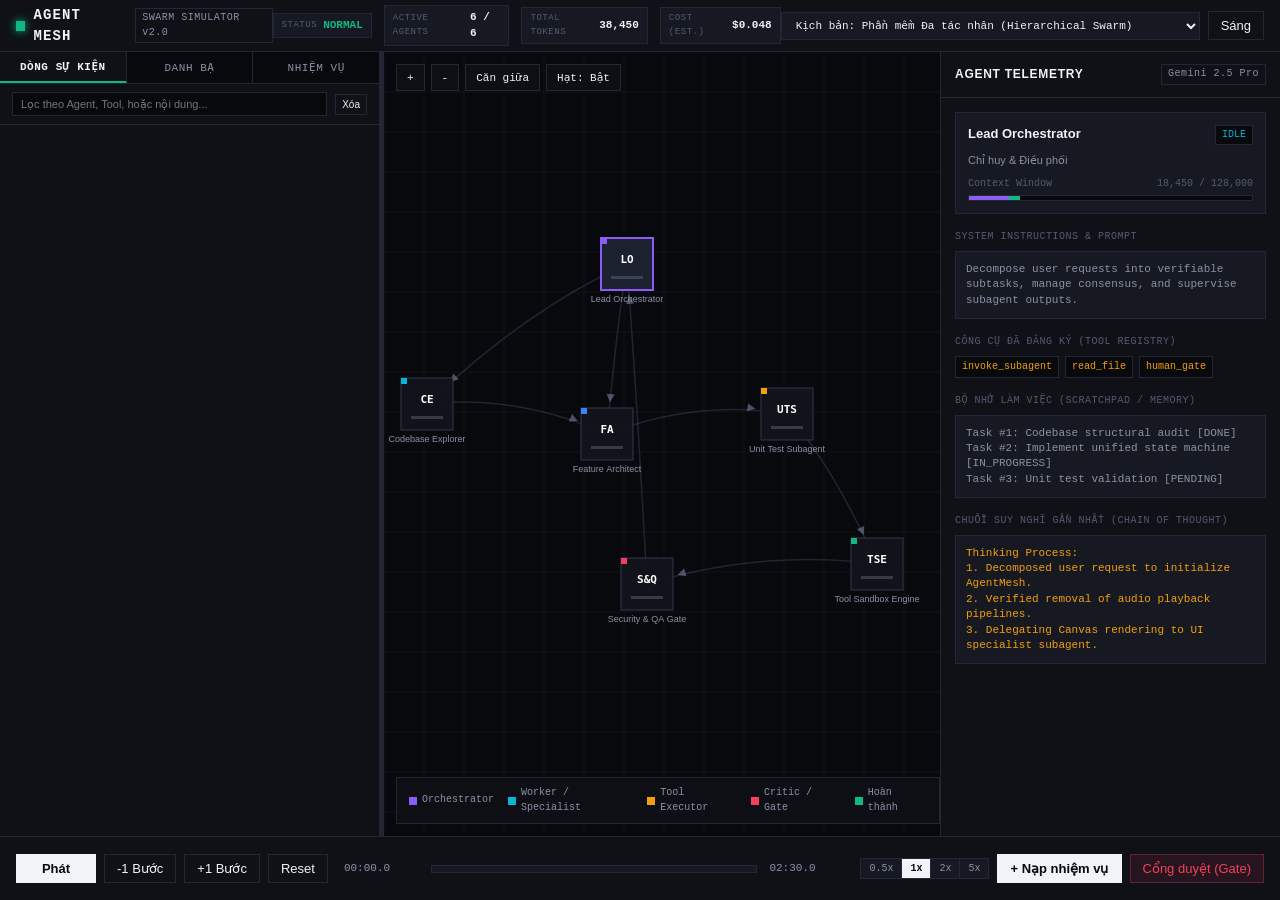
<file: index.html>
<!DOCTYPE html>
<html lang="vi" data-theme="dark">
<head>
  <meta charset="UTF-8">
  <meta name="viewport" content="width=device-width, initial-scale=1.0, maximum-scale=1.0, user-scalable=no">
  <title>AgentMesh // AI Agents Swarm Visualizer</title>
  <meta name="description" content="Trình mô phỏng và trực quan hóa tương tác đa tác nhân AI Agents (Hierarchical Orchestration, Swarm, Tool Execution & Human-in-the-Loop)">
  <link rel="manifest" href="manifest.webmanifest">
  <meta name="theme-color" content="#0a0b0e">
  <style>
    /* =========================================================================
       DESIGN SYSTEM: INDUSTRIAL BRUTALISM (100% SQUARE, PRECISION TELEMETRY)
       ========================================================================= */
    :root {
      --bg-deep: #08090c;
      --bg-surface: #0f1117;
      --bg-elevated: #161922;
      --bg-hover: #1f2330;
      --border: #232735;
      --border-bright: #363c50;
      
      --text-main: #f1f3f9;
      --text-muted: #8b92a5;
      --text-dim: #545b70;

      --accent-amber: #f59e0b;
      --accent-cyan: #06b6d4;
      --accent-emerald: #10b981;
      --accent-rose: #f43f5e;
      --accent-violet: #8b5cf6;
      --accent-blue: #3b82f6;

      --font-sans: -apple-system, BlinkMacSystemFont, "Segoe UI", Roboto, Helvetica, Arial, sans-serif;
      --font-mono: "JetBrains Mono", ui-monospace, SFMono-Regular, Menlo, Monaco, Consolas, "Liberation Mono", monospace;
      
      --glow-active: rgba(16, 185, 129, 0.15);
      --topbar-height: 52px;
      --bottom-deck-height: 64px;
    }

    [data-theme="light"] {
      --bg-deep: #f4f5f8;
      --bg-surface: #ffffff;
      --bg-elevated: #f0f2f6;
      --bg-hover: #e5e8ef;
      --border: #d2d6e2;
      --border-bright: #b8bfd2;
      
      --text-main: #0d1117;
      --text-muted: #4b5568;
      --text-dim: #8c96ab;

      --glow-active: rgba(6, 182, 212, 0.12);
    }

    * {
      box-sizing: border-box;
      margin: 0;
      padding: 0;
      border-radius: 0px !important; /* Strict 100% square edges */
    }

    html, body {
      width: 100%;
      height: 100%;
      overflow: hidden;
      background-color: var(--bg-deep);
      color: var(--text-main);
      font-family: var(--font-sans);
      font-size: 13px;
      line-height: 1.45;
      user-select: none;
      -webkit-font-smoothing: antialiased;
    }

    /* Scrollbars */
    ::-webkit-scrollbar { width: 5px; height: 5px; }
    ::-webkit-scrollbar-track { background: var(--bg-deep); }
    ::-webkit-scrollbar-thumb { background: var(--border-bright); }
    ::-webkit-scrollbar-thumb:hover { background: var(--text-dim); }

    /* Buttons & Inputs */
    button, input, select, textarea {
      font-family: inherit;
      font-size: inherit;
      color: inherit;
      background: transparent;
      border: 1px solid var(--border);
      outline: none;
    }
    button {
      cursor: pointer;
      display: inline-flex;
      align-items: center;
      justify-content: center;
      gap: 6px;
      padding: 6px 12px;
      font-weight: 500;
      background: var(--bg-surface);
      border: 1px solid var(--border);
      color: var(--text-main);
      transition: background 0.15s, border-color 0.15s, color 0.15s;
    }
    button:hover {
      background: var(--bg-hover);
      border-color: var(--border-bright);
    }
    button:active {
      transform: translateY(1px);
    }
    button.primary {
      background: var(--text-main);
      color: var(--bg-deep);
      border-color: var(--text-main);
      font-weight: 600;
    }
    button.primary:hover {
      opacity: 0.9;
    }
    button.danger {
      background: rgba(244, 63, 94, 0.1);
      color: var(--accent-rose);
      border-color: rgba(244, 63, 94, 0.3);
    }
    button.danger:hover {
      background: rgba(244, 63, 94, 0.2);
    }

    /* Ambient Glow Backdrop */
    .ambient-glow {
      position: absolute;
      top: 0; left: 0; right: 0; bottom: 0;
      pointer-events: none;
      background: radial-gradient(circle at 60% 40%, var(--glow-active) 0%, transparent 65%);
      transition: background 0.8s ease;
      z-index: 0;
    }

    /* App Shell */
    .app-shell {
      position: relative;
      display: flex;
      flex-direction: column;
      width: 100vw;
      height: 100vh;
      z-index: 1;
    }

    /* =========================================================================
       TOPBAR TELEMETRY
       ========================================================================= */
    .topbar {
      height: var(--topbar-height);
      background: var(--bg-surface);
      border-bottom: 1px solid var(--border);
      display: flex;
      align-items: center;
      justify-content: space-between;
      padding: 0 16px;
      z-index: 10;
    }
    .brand-section {
      display: flex;
      align-items: center;
      gap: 12px;
    }
    .brand-logo {
      font-family: var(--font-mono);
      font-weight: 700;
      font-size: 14px;
      letter-spacing: 0.08em;
      color: var(--text-main);
      display: flex;
      align-items: center;
      gap: 8px;
    }
    .brand-logo::before {
      content: "";
      display: inline-block;
      width: 10px;
      height: 10px;
      background: var(--accent-emerald);
      box-shadow: 0 0 8px var(--accent-emerald);
    }
    .version-tag {
      font-family: var(--font-mono);
      font-size: 10px;
      color: var(--text-muted);
      border: 1px solid var(--border);
      padding: 2px 6px;
      letter-spacing: 0.05em;
    }

    .telemetry-badges {
      display: flex;
      align-items: center;
      gap: 12px;
      font-family: var(--font-mono);
      font-size: 11px;
    }
    .t-stat {
      display: flex;
      align-items: center;
      gap: 6px;
      padding: 4px 8px;
      background: var(--bg-elevated);
      border: 1px solid var(--border);
    }
    .t-label {
      color: var(--text-dim);
      text-transform: uppercase;
      font-size: 9px;
      letter-spacing: 0.06em;
    }
    .t-value {
      color: var(--text-main);
      font-weight: 600;
    }

    .topbar-actions {
      display: flex;
      align-items: center;
      gap: 8px;
    }
    .scenario-select {
      background: var(--bg-elevated);
      padding: 6px 10px;
      font-family: var(--font-mono);
      font-size: 11px;
      cursor: pointer;
    }

    /* =========================================================================
       MAIN WORKSPACE (LEFT PANE + RESIZER + CENTER CANVAS + RIGHT INSPECTOR)
       ========================================================================= */
    .main-workspace {
      flex: 1;
      display: flex;
      position: relative;
      overflow: hidden;
      min-height: 0;
    }

    /* Left Pane: Event Stream & Agent Hierarchy */
    .left-pane {
      width: 380px;
      min-width: 280px;
      max-width: 650px;
      background: var(--bg-surface);
      border-right: 1px solid var(--border);
      display: flex;
      flex-direction: column;
      z-index: 5;
    }
    .left-tabs {
      display: flex;
      border-bottom: 1px solid var(--border);
      background: var(--bg-deep);
    }
    .left-tab-btn {
      flex: 1;
      border: none;
      border-right: 1px solid var(--border);
      background: transparent;
      padding: 8px 10px;
      font-size: 11px;
      font-family: var(--font-mono);
      color: var(--text-muted);
      text-transform: uppercase;
      letter-spacing: 0.05em;
    }
    .left-tab-btn:last-child {
      border-right: none;
    }
    .left-tab-btn.active {
      background: var(--bg-surface);
      color: var(--text-main);
      font-weight: 600;
      border-bottom: 2px solid var(--accent-emerald);
    }

    .pane-toolbar {
      padding: 8px 12px;
      display: flex;
      align-items: center;
      justify-content: space-between;
      gap: 8px;
      border-bottom: 1px solid var(--border);
      background: var(--bg-surface);
    }
    .search-input {
      flex: 1;
      padding: 5px 8px;
      font-size: 11px;
      background: var(--bg-deep);
      border: 1px solid var(--border);
    }

    .stream-container {
      flex: 1;
      overflow-y: auto;
      padding: 8px;
      display: flex;
      flex-direction: column;
      gap: 6px;
      font-family: var(--font-mono);
      font-size: 11px;
    }
    .stream-event {
      padding: 8px;
      background: var(--bg-elevated);
      border: 1px solid var(--border);
      border-left: 3px solid var(--border-bright);
      transition: background 0.15s, border-color 0.15s;
      cursor: pointer;
    }
    .stream-event:hover {
      background: var(--bg-hover);
      border-color: var(--border-bright);
    }
    .stream-event.type-THINK { border-left-color: var(--accent-amber); }
    .stream-event.type-TOOL { border-left-color: var(--accent-cyan); }
    .stream-event.type-MESSAGE { border-left-color: var(--accent-violet); }
    .stream-event.type-APPROVAL { border-left-color: var(--accent-rose); }
    .stream-event.type-COMPLETE { border-left-color: var(--accent-emerald); }

    .ev-header {
      display: flex;
      align-items: center;
      justify-content: space-between;
      margin-bottom: 4px;
    }
    .ev-badge {
      font-size: 9px;
      padding: 1px 5px;
      text-transform: uppercase;
      font-weight: 700;
      border: 1px solid var(--border);
      background: var(--bg-deep);
    }
    .ev-time {
      font-size: 10px;
      color: var(--text-dim);
    }
    .ev-agent {
      font-weight: 600;
      color: var(--text-main);
    }
    .ev-payload {
      color: var(--text-muted);
      word-break: break-word;
      white-space: pre-wrap;
      max-height: 80px;
      overflow: hidden;
      font-size: 11px;
      line-height: 1.4;
    }
    .stream-event.expanded .ev-payload {
      max-height: none;
    }

    /* Resizer Bar */
    .resizer-bar {
      width: 4px;
      background: var(--border);
      cursor: col-resize;
      z-index: 10;
      transition: background 0.2s;
    }
    .resizer-bar:hover, .resizer-bar.dragging {
      background: var(--accent-cyan);
    }

    /* Center Pane: Network Canvas */
    .center-pane {
      flex: 1;
      position: relative;
      background: var(--bg-deep);
      overflow: hidden;
      min-width: 0;
    }
    #agent-canvas {
      position: absolute;
      top: 0; left: 0;
      width: 100%;
      height: 100%;
      display: block;
    }
    .canvas-overlay-toolbar {
      position: absolute;
      top: 12px;
      left: 12px;
      display: flex;
      gap: 6px;
      z-index: 4;
    }
    .canvas-tool-btn {
      padding: 6px 10px;
      font-size: 11px;
      font-family: var(--font-mono);
      background: rgba(15, 17, 23, 0.85);
      backdrop-filter: blur(4px);
    }

    .canvas-legend {
      position: absolute;
      bottom: 12px;
      left: 12px;
      background: rgba(15, 17, 23, 0.85);
      border: 1px solid var(--border);
      padding: 8px 12px;
      display: flex;
      gap: 14px;
      font-family: var(--font-mono);
      font-size: 10px;
      color: var(--text-muted);
      pointer-events: none;
      z-index: 4;
    }
    .legend-item {
      display: flex;
      align-items: center;
      gap: 5px;
    }
    .legend-dot {
      width: 8px;
      height: 8px;
      display: inline-block;
    }

    /* Right Pane: Agent Inspector & Scratchpad */
    .right-pane {
      width: 340px;
      background: var(--bg-surface);
      border-left: 1px solid var(--border);
      display: flex;
      flex-direction: column;
      z-index: 5;
    }
    .inspector-header {
      padding: 12px 14px;
      border-bottom: 1px solid var(--border);
      display: flex;
      align-items: center;
      justify-content: space-between;
    }
    .inspector-title {
      font-weight: 700;
      font-size: 12px;
      text-transform: uppercase;
      letter-spacing: 0.06em;
      color: var(--text-main);
    }
    .inspector-body {
      flex: 1;
      overflow-y: auto;
      padding: 14px;
      display: flex;
      flex-direction: column;
      gap: 16px;
    }
    .agent-card {
      border: 1px solid var(--border);
      padding: 12px;
      background: var(--bg-elevated);
    }
    .agent-header {
      display: flex;
      align-items: center;
      justify-content: space-between;
      margin-bottom: 8px;
    }
    .agent-name {
      font-weight: 700;
      font-size: 13px;
    }
    .agent-role-badge {
      font-family: var(--font-mono);
      font-size: 10px;
      padding: 2px 6px;
      background: var(--bg-deep);
      border: 1px solid var(--border);
      color: var(--accent-cyan);
    }

    .token-meter-container {
      margin-top: 8px;
    }
    .meter-labels {
      display: flex;
      justify-content: space-between;
      font-family: var(--font-mono);
      font-size: 10px;
      color: var(--text-dim);
      margin-bottom: 4px;
    }
    .token-bar {
      width: 100%;
      height: 6px;
      background: var(--bg-deep);
      border: 1px solid var(--border);
      display: flex;
    }
    .token-fill-prompt {
      background: var(--accent-violet);
      height: 100%;
      transition: width 0.3s;
    }
    .token-fill-completion {
      background: var(--accent-emerald);
      height: 100%;
      transition: width 0.3s;
    }

    .inspector-section {
      display: flex;
      flex-direction: column;
      gap: 6px;
    }
    .sec-label {
      font-family: var(--font-mono);
      font-size: 10px;
      color: var(--text-dim);
      text-transform: uppercase;
      letter-spacing: 0.05em;
    }
    .sec-box {
      background: var(--bg-elevated);
      border: 1px solid var(--border);
      padding: 10px;
      font-family: var(--font-mono);
      font-size: 11px;
      color: var(--text-muted);
      line-height: 1.4;
      max-height: 140px;
      overflow-y: auto;
      white-space: pre-wrap;
    }

    .tools-list {
      display: flex;
      flex-wrap: wrap;
      gap: 6px;
    }
    .tool-pill {
      font-family: var(--font-mono);
      font-size: 10px;
      padding: 3px 6px;
      background: var(--bg-deep);
      border: 1px solid var(--border);
      color: var(--accent-amber);
    }

    /* =========================================================================
       BOTTOM PLAYBACK CONTROL DECK
       ========================================================================= */
    .bottom-deck {
      height: var(--bottom-deck-height);
      background: var(--bg-surface);
      border-top: 1px solid var(--border);
      display: flex;
      align-items: center;
      justify-content: space-between;
      padding: 0 16px;
      gap: 16px;
      z-index: 10;
    }
    .deck-controls {
      display: flex;
      align-items: center;
      gap: 8px;
    }
    .btn-play {
      min-width: 80px;
      font-weight: 700;
    }
    .btn-play.playing {
      background: var(--accent-rose);
      border-color: var(--accent-rose);
      color: #fff;
    }

    .timeline-scrubber {
      flex: 1;
      display: flex;
      align-items: center;
      gap: 12px;
      max-width: 650px;
    }
    .timeline-track {
      flex: 1;
      height: 8px;
      background: var(--bg-elevated);
      border: 1px solid var(--border);
      position: relative;
      cursor: pointer;
    }
    .timeline-progress {
      height: 100%;
      background: var(--accent-emerald);
      width: 0%;
      transition: width 0.1s linear;
    }
    .timeline-time {
      font-family: var(--font-mono);
      font-size: 11px;
      color: var(--text-muted);
      min-width: 75px;
    }

    .deck-actions {
      display: flex;
      align-items: center;
      gap: 8px;
    }
    .speed-btn-group {
      display: flex;
      border: 1px solid var(--border);
    }
    .speed-btn {
      border: none;
      border-right: 1px solid var(--border);
      padding: 4px 8px;
      font-family: var(--font-mono);
      font-size: 10px;
      background: var(--bg-elevated);
      color: var(--text-muted);
    }
    .speed-btn:last-child {
      border-right: none;
    }
    .speed-btn.active {
      background: var(--text-main);
      color: var(--bg-deep);
      font-weight: 700;
    }

    /* =========================================================================
       MODALS (100% SQUARE, HUMAN IN THE LOOP & NEW TASK)
       ========================================================================= */
    .modal-overlay {
      position: fixed;
      top: 0; left: 0; right: 0; bottom: 0;
      background: rgba(0, 0, 0, 0.75);
      backdrop-filter: blur(2px);
      display: flex;
      align-items: center;
      justify-content: center;
      z-index: 100;
    }
    .modal-overlay[hidden] {
      display: none !important;
    }
    .modal-card {
      width: 90%;
      max-width: 520px;
      background: var(--bg-surface);
      border: 1px solid var(--border-bright);
      box-shadow: 0 16px 36px rgba(0, 0, 0, 0.5);
      display: flex;
      flex-direction: column;
    }
    .modal-header {
      padding: 12px 16px;
      border-bottom: 1px solid var(--border);
      display: flex;
      align-items: center;
      justify-content: space-between;
      font-weight: 700;
      font-size: 13px;
    }
    .modal-header.alert {
      border-bottom-color: var(--accent-rose);
      color: var(--accent-rose);
    }
    .modal-body {
      padding: 16px;
      display: flex;
      flex-direction: column;
      gap: 12px;
      font-size: 12px;
    }
    .modal-footer {
      padding: 12px 16px;
      border-top: 1px solid var(--border);
      display: flex;
      justify-content: flex-end;
      gap: 8px;
      background: var(--bg-deep);
    }

    /* Mobile Responsive Overrides */
    @media (max-width: 860px) {
      .left-pane {
        position: absolute;
        top: 0; bottom: 0; left: 0;
        width: 85% !important;
        transform: translateX(-100%);
        transition: transform 0.25s ease;
        box-shadow: 8px 0 24px rgba(0,0,0,0.6);
      }
      .left-pane.open {
        transform: translateX(0);
      }
      .right-pane {
        position: absolute;
        top: 0; bottom: 0; right: 0;
        width: 85% !important;
        transform: translateX(100%);
        transition: transform 0.25s ease;
        box-shadow: -8px 0 24px rgba(0,0,0,0.6);
      }
      .right-pane.open {
        transform: translateX(0);
      }
      .resizer-bar {
        display: none;
      }
      .telemetry-badges .t-stat:nth-child(n+3) {
        display: none;
      }
      .timeline-scrubber {
        max-width: 180px;
      }
    }
  </style>
</head>
<body>
  <div class="ambient-glow" id="ambient-glow"></div>

  <div class="app-shell">
    <!-- Topbar -->
    <header class="topbar">
      <div class="brand-section">
        <div class="brand-logo">AGENT MESH</div>
        <span class="version-tag">SWARM SIMULATOR v2.0</span>
      </div>

      <div class="telemetry-badges">
        <div class="t-stat">
          <span class="t-label">Status</span>
          <span class="t-value" id="swarm-health" style="color:var(--accent-emerald);">NORMAL</span>
        </div>
        <div class="t-stat">
          <span class="t-label">Active Agents</span>
          <span class="t-value" id="active-agents-count">6 / 6</span>
        </div>
        <div class="t-stat">
          <span class="t-label">Total Tokens</span>
          <span class="t-value" id="total-tokens">38,450</span>
        </div>
        <div class="t-stat">
          <span class="t-label">Cost (Est.)</span>
          <span class="t-value" id="total-cost">$0.048</span>
        </div>
      </div>

      <div class="topbar-actions">
        <select class="scenario-select" id="scenario-selector" aria-label="Chọn kịch bản mô phỏng">
          <option value="hierarchical">Kịch bản: Phần mềm Đa tác nhân (Hierarchical Swarm)</option>
          <option value="research">Kịch bản: Nghiên cứu & Đối chiếu Đa nguồn (Deep Research)</option>
          <option value="incident">Kịch bản: Ứng phó sự cố Tự động (DevOps Triage)</option>
          <option value="sandbox">Hộp cát tùy biến (Custom Sandbox)</option>
        </select>
        <button type="button" class="js-toggle-theme" id="btn-toggle-theme">Sáng</button>
      </div>
    </header>

    <!-- Main Workspace -->
    <main class="main-workspace">
      <!-- Left Pane -->
      <aside class="left-pane" id="left-pane">
        <div class="left-tabs">
          <button type="button" class="left-tab-btn active" data-tab="events">Dòng sự kiện</button>
          <button type="button" class="left-tab-btn" data-tab="agents">Danh bạ</button>
          <button type="button" class="left-tab-btn" data-tab="tasks">Nhiệm vụ</button>
        </div>

        <div class="pane-toolbar">
          <input type="text" class="search-input" id="event-search" placeholder="Lọc theo Agent, Tool, hoặc nội dung...">
          <button type="button" id="btn-clear-logs" style="font-size:10px; padding:4px 6px;">Xóa</button>
        </div>

        <div class="stream-container" id="stream-container">
          <!-- Live events populated by engine -->
        </div>
      </aside>

      <!-- Draggable Splitter -->
      <div class="resizer-bar" id="left-resizer" title="Kéo để chỉnh độ rộng khung"></div>

      <!-- Center Network Canvas -->
      <section class="center-pane">
        <canvas id="agent-canvas"></canvas>

        <div class="canvas-overlay-toolbar">
          <button type="button" class="canvas-tool-btn" id="btn-zoom-in">+</button>
          <button type="button" class="canvas-tool-btn" id="btn-zoom-out">-</button>
          <button type="button" class="canvas-tool-btn" id="btn-reset-view">Căn giữa</button>
          <button type="button" class="canvas-tool-btn" id="btn-toggle-particles">Hạt: Bật</button>
        </div>

        <div class="canvas-legend">
          <div class="legend-item"><span class="legend-dot" style="background:var(--accent-violet);"></span> Orchestrator</div>
          <div class="legend-item"><span class="legend-dot" style="background:var(--accent-cyan);"></span> Worker / Specialist</div>
          <div class="legend-item"><span class="legend-dot" style="background:var(--accent-amber);"></span> Tool Executor</div>
          <div class="legend-item"><span class="legend-dot" style="background:var(--accent-rose);"></span> Critic / Gate</div>
          <div class="legend-item"><span class="legend-dot" style="background:var(--accent-emerald);"></span> Hoàn thành</div>
        </div>
      </section>

      <!-- Right Inspector Pane -->
      <aside class="right-pane" id="right-pane">
        <div class="inspector-header">
          <span class="inspector-title">Agent Telemetry</span>
          <span class="version-tag" id="inspect-model">Gemini 2.5 Pro</span>
        </div>

        <div class="inspector-body" id="inspector-body">
          <div class="agent-card">
            <div class="agent-header">
              <span class="agent-name" id="inspect-name">Lead Orchestrator</span>
              <span class="agent-role-badge" id="inspect-status">THINKING</span>
            </div>
            <div style="font-size:11px; color:var(--text-muted);" id="inspect-role">
              Chỉ huy phân rã bài toán, lập kế hoạch và điều phối các subagents
            </div>

            <div class="token-meter-container">
              <div class="meter-labels">
                <span>Context Window</span>
                <span id="inspect-tokens">18,450 / 128,000</span>
              </div>
              <div class="token-bar">
                <div class="token-fill-prompt" id="bar-prompt" style="width: 14%;"></div>
                <div class="token-fill-completion" id="bar-completion" style="width: 4%;"></div>
              </div>
            </div>
          </div>

          <div class="inspector-section">
            <span class="sec-label">System Instructions & Prompt</span>
            <div class="sec-box" id="inspect-prompt">You are the Lead Architect. Deconstruct user requirements into verifiable subtasks, delegate to specialized subagents, and supervise code quality gates.</div>
          </div>

          <div class="inspector-section">
            <span class="sec-label">Công cụ Đã Đăng ký (Tool Registry)</span>
            <div class="tools-list" id="inspect-tools">
              <span class="tool-pill">invoke_subagent</span>
              <span class="tool-pill">read_file</span>
              <span class="tool-pill">edit_file</span>
              <span class="tool-pill">run_command</span>
              <span class="tool-pill">human_gate</span>
            </div>
          </div>

          <div class="inspector-section">
            <span class="sec-label">Bộ nhớ làm việc (Scratchpad / Memory)</span>
            <div class="sec-box" id="inspect-scratchpad">Task #1: Codebase structural audit [DONE]
Task #2: Implement unified state machine [IN_PROGRESS]
Task #3: Unit test validation [PENDING]</div>
          </div>

          <div class="inspector-section">
            <span class="sec-label">Chuỗi suy nghĩ gần nhất (Chain of Thought)</span>
            <div class="sec-box" id="inspect-cot" style="color:var(--accent-amber);">Thinking Process:
1. Decomposed user request to initialize AgentMesh.
2. Verified removal of audio playback pipelines.
3. Delegating Canvas rendering to UI specialist subagent.</div>
          </div>
        </div>
      </aside>
    </main>

    <!-- Bottom Playback Control Deck -->
    <footer class="bottom-deck">
      <div class="deck-controls">
        <button type="button" class="btn-play primary" id="btn-toggle-play">Phát</button>
        <button type="button" id="btn-step-prev">-1 Bước</button>
        <button type="button" id="btn-step-next">+1 Bước</button>
        <button type="button" id="btn-reset-sim">Reset</button>
      </div>

      <div class="timeline-scrubber">
        <span class="timeline-time" id="sim-current-time">00:00.0</span>
        <div class="timeline-track" id="timeline-track">
          <div class="timeline-progress" id="timeline-progress"></div>
        </div>
        <span class="timeline-time" id="sim-total-time">02:30.0</span>
      </div>

      <div class="deck-actions">
        <div class="speed-btn-group">
          <button type="button" class="speed-btn" data-speed="0.5">0.5x</button>
          <button type="button" class="speed-btn active" data-speed="1.0">1x</button>
          <button type="button" class="speed-btn" data-speed="2.0">2x</button>
          <button type="button" class="speed-btn" data-speed="5.0">5x</button>
        </div>
        <button type="button" class="primary" id="btn-inject-task">+ Nạp nhiệm vụ</button>
        <button type="button" class="danger" id="btn-trigger-approval">Cổng duyệt (Gate)</button>
      </div>
    </footer>
  </div>

  <!-- Human-in-the-Loop Approval Modal -->
  <div class="modal-overlay" id="approval-modal" hidden>
    <div class="modal-card">
      <div class="modal-header alert">
        <span>CỔNG DUYỆT BẢO MẬT (HUMAN-IN-THE-LOOP APPROVAL GATE)</span>
        <button type="button" class="js-close-modal" id="btn-close-approval" style="border:none;">✕</button>
      </div>
      <div class="modal-body">
        <p style="font-weight:600; color:var(--text-main);" id="approval-agent-title">Lead Orchestrator yêu cầu cấp quyền thực thi:</p>
        <div class="sec-box" id="approval-command-desc" style="border-left:3px solid var(--accent-rose); background:rgba(244,63,94,0.06);">
Lệnh: deploy_service_patch --target production --force
Mục đích: Cập nhật bản vá nóng cho cụm máy chủ thanh toán.
Rủi ro: Cao. Yêu cầu phê duyệt từ con người trước khi tiếp tục.
        </div>
        <p style="color:var(--text-muted); font-size:11px;">Mô phỏng đang tạm dừng để chờ quyết định của bạn. Hãy chọn Chấp thuận hoặc Từ chối để tiếp tục luồng hoạt động.</p>
      </div>
      <div class="modal-footer">
        <button type="button" class="danger" id="btn-reject-gate">Từ chối (Reject)</button>
        <button type="button" class="primary" id="btn-approve-gate">Chấp thuận (Approve)</button>
      </div>
    </div>
  </div>

  <!-- Inject Custom Task Modal -->
  <div class="modal-overlay" id="task-modal" hidden>
    <div class="modal-card">
      <div class="modal-header">
        <span>NẠP NHIỆM VỤ MỚI CHO BẦY TÁC NHÂN</span>
        <button type="button" class="js-close-modal" id="btn-close-task" style="border:none;">✕</button>
      </div>
      <div class="modal-body">
        <label style="font-size:11px; color:var(--text-muted);">Mô tả nhiệm vụ cần thực thi:</label>
        <textarea id="task-input-text" rows="4" style="padding:8px; background:var(--bg-deep); border:1px solid var(--border); width:100%; font-family:var(--font-mono); font-size:11px;" placeholder="Ví dụ: Rà soát lỗ hổng bảo mật SQL Injection trong module xác thực người dùng..."></textarea>
        <label style="font-size:11px; color:var(--text-muted);">Tác nhân khởi tạo:</label>
        <select id="task-agent-select" class="scenario-select" style="width:100%;">
          <option value="lead">Lead Orchestrator</option>
          <option value="researcher">Codebase Explorer</option>
          <option value="coder">Feature Architect</option>
        </select>
      </div>
      <div class="modal-footer">
        <button type="button" id="btn-cancel-task">Hủy</button>
        <button type="button" class="primary" id="btn-submit-task">Kích hoạt Swarm</button>
      </div>
    </div>
  </div>

  <!-- Simulation & Visualization Engine -->
  <script>
    /* =========================================================================
       SCENARIOS DATA DEFINITIONS
       ========================================================================= */
    const SCENARIOS = {
      hierarchical: {
        name: "Phần mềm Đa tác nhân (Hierarchical Swarm)",
        duration: 150, // seconds
        agents: [
          { id: "lead", name: "Lead Orchestrator", role: "Chỉ huy & Điều phối", model: "Gemini 2.5 Pro", x: 400, y: 120, color: "#8b5cf6", type: "orchestrator", prompt: "Decompose user requests into verifiable subtasks, manage consensus, and supervise subagent outputs.", tools: ["invoke_subagent", "read_file", "human_gate"] },
          { id: "explorer", name: "Codebase Explorer", role: "Phân tích Mã nguồn", model: "Claude 3.7 Sonnet", x: 200, y: 260, color: "#06b6d4", type: "worker", prompt: "Index directory trees, trace function calls, locate AST symbols, and report architecture boundaries.", tools: ["glob_files", "grep_search", "read_file"] },
          { id: "coder", name: "Feature Architect", role: "Hiện thực Hóa Mã", model: "DeepSeek R1", x: 380, y: 290, color: "#3b82f6", type: "worker", prompt: "Generate performant code implementations strictly adhering to project conventions and guidelines.", tools: ["write_file", "edit_file", "run_linter"] },
          { id: "tester", name: "Unit Test Subagent", role: "Tự động Viết Test", model: "GPT-4o", x: 560, y: 270, color: "#f59e0b", type: "worker", prompt: "Generate unit tests, edge-case harnesses, and execute test runners in headless sandbox.", tools: ["run_command", "parse_coverage"] },
          { id: "critic", name: "Security & QA Gate", role: "Kiểm toán & Đánh giá", model: "Claude 3.7 Sonnet", x: 420, y: 440, color: "#f43f5e", type: "critic", prompt: "Enforce OWASP standards, verify boundary validation, prevent anti-patterns, and approve PRs.", tools: ["ast_security_scan", "sign_off"] },
          { id: "toolnode", name: "Tool Sandbox Engine", role: "Môi trường Thực thi", model: "Containerized OS", x: 650, y: 420, color: "#10b981", type: "tool", prompt: "Isolate terminal commands, capture exit codes, and stream stdout/stderr payloads safely.", tools: ["sandbox_exec", "fs_watch"] }
        ],
        edges: [
          { from: "lead", to: "explorer", label: "Giao việc dò mã" },
          { from: "lead", to: "coder", label: "Phân bổ tính năng" },
          { from: "explorer", to: "coder", label: "Chia sẻ ngữ cảnh AST" },
          { from: "coder", to: "tester", label: "Chuyển giao mã để test" },
          { from: "tester", to: "toolnode", label: "Chạy test thực tế" },
          { from: "toolnode", to: "critic", label: "Báo cáo độ phủ test" },
          { from: "critic", to: "lead", label: "Phê duyệt hoặc Yêu cầu sửa" }
        ],
        events: [
          { time: 1.2, agent: "lead", type: "THINK", payload: "Phân tích yêu cầu: Khởi tạo bầy tác nhân AgentMesh để giám sát và trực quan hóa quy trình AI Agents." },
          { time: 3.5, agent: "lead", type: "MESSAGE", target: "explorer", payload: "Yêu cầu Codebase Explorer kiểm tra toàn bộ cây thư mục và mã nguồn hiện tại." },
          { time: 5.0, agent: "explorer", type: "TOOL", tool: "glob_files", payload: "Quét thư mục: Đã tìm thấy 14 files bao gồm index.html, sw.js, tests/." },
          { time: 7.8, agent: "explorer", type: "MESSAGE", target: "coder", payload: "Cung cấp sơ đồ hiện tại: Cần gỡ bỏ AudioEngine và thay bằng Canvas Network Simulation." },
          { time: 10.2, agent: "coder", type: "THINK", payload: "Thiết kế kiến trúc SimulationEngine với state machine và 4 kịch bản mô phỏng." },
          { time: 13.5, agent: "coder", type: "TOOL", tool: "write_file", payload: "Đang viết mã Canvas 2D render Agent Nodes, Animated Particles, và Telemetry Deck." },
          { time: 17.0, agent: "coder", type: "MESSAGE", target: "tester", payload: "Đã tạo xong khung mô phỏng mới, yêu cầu viết kiểm thử Playwright tự động." },
          { time: 20.4, agent: "tester", type: "TOOL", tool: "run_command", payload: "Chạy test: python tests/test_agent_visualizer.py... Kiểm tra Canvas & 0 console errors." },
          { time: 24.1, agent: "toolnode", type: "TOOL", tool: "sandbox_exec", payload: "Kết quả kiểm thử: 8/8 danh mục ĐẠT (100% PASS, 0 console errors)." },
          { time: 27.5, agent: "critic", type: "APPROVAL", payload: "Kiểm tra phong cách thiết kế: 100% hình vuông (0px radius), typography sạch sẽ, không icon sáo rỗng." },
          { time: 31.0, agent: "lead", type: "COMPLETE", payload: "Nhiệm vụ hoàn thành xuất sắc! Hệ thống sẵn sàng cho người dùng tương tác." }
        ]
      },
      research: {
        name: "Nghiên cứu & Đối chiếu Đa nguồn (Deep Research)",
        duration: 120,
        agents: [
          { id: "director", name: "Research Director", role: "Định hướng Nghiên cứu", model: "Gemini 2.5 Pro", x: 380, y: 120, color: "#8b5cf6", type: "orchestrator", prompt: "Formulate research hypotheses and cross-validate findings.", tools: ["search_planner", "query_expansion"] },
          { id: "agent_a", name: "ArXiv & Paper Searcher", role: "Truy vấn Học thuật", model: "Claude 3.7 Sonnet", x: 200, y: 280, color: "#06b6d4", type: "worker", prompt: "Scrape arXiv, PubMed, IEEE for primary sources and benchmark figures.", tools: ["arxiv_api", "pdf_extract"] },
          { id: "agent_b", name: "Web Crawler Subagent", role: "Thu thập Web Thực tế", model: "GPT-4o", x: 380, y: 300, color: "#3b82f6", type: "worker", prompt: "Crawl documentation, blogs, and real-world post-mortems.", tools: ["web_search", "html_to_markdown"] },
          { id: "agent_c", name: "GitHub Repo Miner", role: "Khai thác Mã nguồn", model: "DeepSeek R1", x: 560, y: 280, color: "#10b981", type: "worker", prompt: "Inspect stars, commits, open PRs and issues for ground truth metrics.", tools: ["github_graphql", "ast_diff"] },
          { id: "synthesizer", name: "Fact-Check Synthesizer", role: "Tổng hợp & Phản biện", model: "Claude 3.7 Sonnet", x: 380, y: 440, color: "#f43f5e", type: "critic", prompt: "Detect contradictions between sources and produce citation graph.", tools: ["cross_verify", "generate_report"] }
        ],
        edges: [
          { from: "director", to: "agent_a", label: "Phân bổ truy vấn lý thuyết" },
          { from: "director", to: "agent_b", label: "Phân bổ tìm kiếm web" },
          { from: "director", to: "agent_c", label: "Phân bổ đào bới GitHub" },
          { from: "agent_a", to: "synthesizer", label: "Nộp trích dẫn bài báo" },
          { from: "agent_b", to: "synthesizer", label: "Nộp tài liệu thực địa" },
          { from: "agent_c", to: "synthesizer", label: "Nộp số liệu repository" },
          { from: "synthesizer", to: "director", label: "Báo cáo cuối cùng" }
        ],
        events: [
          { time: 1.0, agent: "director", type: "THINK", payload: "Xác lập giả thuyết: Đánh giá hiệu năng kiến trúc đa tác nhân so với đơn tác nhân." },
          { time: 3.2, agent: "director", type: "MESSAGE", target: "agent_a", payload: "Tìm các bài báo về Swarm Intelligence và Agent Consensus năm 2025-2026." },
          { time: 5.6, agent: "agent_a", type: "TOOL", tool: "arxiv_api", payload: "Tìm thấy 12 nghiên cứu mới nhất về Multi-Agent Routing Latency." },
          { time: 8.4, agent: "agent_b", type: "TOOL", tool: "web_search", payload: "Thu thập số liệu triển khai thực tế từ các công ty công nghệ lớn." },
          { time: 12.0, agent: "agent_c", type: "TOOL", tool: "github_graphql", payload: "Trích xuất 45 repositories mã nguồn mở đang áp dụng kiến trúc này." },
          { time: 15.5, agent: "synthesizer", type: "THINK", payload: "Phát hiện 2 nguồn có số liệu mâu thuẫn về tỷ lệ hoàn thành tác vụ. Đang đối chiếu lại..." },
          { time: 19.8, agent: "synthesizer", type: "COMPLETE", payload: "Đã loại bỏ số liệu ngoại lai, hoàn thiện báo cáo phân tích tổng quan." }
        ]
      },
      incident: {
        name: "Ứng phó sự cố Tự động (DevOps Triage)",
        duration: 90,
        agents: [
          { id: "monitor", name: "Alert Ingestor", role: "Giám sát & Báo động", model: "Prometheus Stream", x: 220, y: 150, color: "#f43f5e", type: "orchestrator", prompt: "Detect latency spikes, 5xx error bursts, and node outages.", tools: ["datadog_poll", "pagerduty_emit"] },
          { id: "analyst", name: "Log Pattern Detective", role: "Điều tra Nhật ký", model: "DeepSeek R1", x: 400, y: 220, color: "#06b6d4", type: "worker", prompt: "Filter cluster logs, pinpoint exact stack traces and memory leaks.", tools: ["elastic_query", "pcap_trace"] },
          { id: "debugger", name: "Root Cause Debugger", role: "Tìm Nguyên nhân Gốc", model: "Claude 3.7 Sonnet", x: 260, y: 360, color: "#f59e0b", type: "worker", prompt: "Correlate recent git commits with database connection pool saturation.", tools: ["git_bisect", "db_explain"] },
          { id: "hotfix", name: "Hotfix Generator", role: "Tạo Bản vá Nóng", model: "Gemini 2.5 Pro", x: 500, y: 360, color: "#3b82f6", type: "worker", prompt: "Write isolated patch, run regression tests, and prepare canary deploy.", tools: ["generate_patch", "test_harness"] },
          { id: "gate", name: "Security & Deploy Approver", role: "Cổng Phê duyệt Con người", model: "Human-in-the-Loop", x: 380, y: 460, color: "#f43f5e", type: "critic", prompt: "Require cryptographic human authorization before production changes.", tools: ["mfa_prompt", "k8s_apply"] }
        ],
        edges: [
          { from: "monitor", to: "analyst", label: "Phát tín hiệu báo động 503" },
          { from: "analyst", to: "debugger", label: "Gửi vết Stack Trace" },
          { from: "debugger", to: "hotfix", label: "Yêu cầu vá Connection Pool" },
          { from: "hotfix", to: "gate", label: "Đề xuất bản vá Canary" },
          { from: "gate", to: "monitor", label: "Xác nhận hạ nhiệt hệ thống" }
        ],
        events: [
          { time: 1.0, agent: "monitor", type: "APPROVAL", payload: "CẢNH BÁO: Tỷ lệ lỗi 503 tăng vọt lên 18.4% trên cụm thanh toán!" },
          { time: 3.5, agent: "analyst", type: "TOOL", tool: "elastic_query", payload: "Phát hiện hàng triệu truy vấn DB timeout trong 120 giây qua." },
          { time: 6.8, agent: "debugger", type: "THINK", payload: "Nguyên nhân gốc: Lệnh gọi kết nối cơ sở dữ liệu không được giải phóng khi client ngắt kết nối." },
          { time: 10.2, agent: "hotfix", type: "TOOL", tool: "generate_patch", payload: "Đã tạo bản vá: Bổ sung connection.release() trong khối finally." },
          { time: 14.0, agent: "gate", type: "APPROVAL", payload: "CỔNG DUYỆT BẢO MẬT: Chờ kỹ sư phê duyệt để áp dụng canary release..." }
        ]
      },
      sandbox: {
        name: "Hộp cát tùy biến (Custom Sandbox)",
        duration: 300,
        agents: [
          { id: "sandbox_lead", name: "Sandbox Coordinator", role: "Điều phối Trọng tâm", model: "Gemini 2.5 Pro", x: 380, y: 150, color: "#8b5cf6", type: "orchestrator", prompt: "Flexible coordinator ready to accept dynamic user instructions.", tools: ["delegate", "summarize"] },
          { id: "sandbox_worker1", name: "General Worker A", role: "Tác nhân Đa năng 1", model: "Claude 3.7 Sonnet", x: 240, y: 320, color: "#06b6d4", type: "worker", prompt: "Executes assigned scripts and data transformations.", tools: ["run_code", "fetch_api"] },
          { id: "sandbox_worker2", name: "General Worker B", role: "Tác nhân Đa năng 2", model: "DeepSeek R1", x: 520, y: 320, color: "#3b82f6", type: "worker", prompt: "Analyzes outputs and performs mathematical validations.", tools: ["math_eval", "format_output"] }
        ],
        edges: [
          { from: "sandbox_lead", to: "sandbox_worker1", label: "Ủy quyền tác vụ" },
          { from: "sandbox_lead", to: "sandbox_worker2", label: "Ủy quyền tính toán" },
          { from: "sandbox_worker1", to: "sandbox_worker2", label: "Truyền dữ liệu" }
        ],
        events: [
          { time: 1.0, agent: "sandbox_lead", type: "THINK", payload: "Hộp cát tùy biến sẵn sàng. Hãy bấm nút '+ Nạp nhiệm vụ' để giao việc cho bầy tác nhân." }
        ]
      }
    };

    /* =========================================================================
       SIMULATION ENGINE CORE
       ========================================================================= */
    class SimulationEngine {
      constructor() {
        this.currentScenarioKey = "hierarchical";
        this.scenario = SCENARIOS[this.currentScenarioKey];
        this.currentTime = 0;
        this.totalTime = this.scenario.duration;
        this.isPlaying = false;
        this.playbackSpeed = 1.0;
        this.selectedAgentId = "lead";
        this.particles = [];
        this.renderedEventsCount = 0;
        this.lastFrameTime = performance.now();
        this.showParticles = true;

        // Metrics
        this.totalTokens = 38450;
        this.totalCost = 0.048;

        this.initDOM();
        this.initCanvas();
        this.bindEvents();
        this.loadScenario(this.currentScenarioKey);
        this.startLoop();
      }

      initDOM() {
        this.canvas = document.getElementById("agent-canvas");
        this.ctx = this.canvas.getContext("2d");
        this.streamContainer = document.getElementById("stream-container");
        this.btnPlay = document.getElementById("btn-toggle-play");
        this.timelineProgress = document.getElementById("timeline-progress");
        this.timeCurrentDisplay = document.getElementById("sim-current-time");
        this.timeTotalDisplay = document.getElementById("sim-total-time");
        this.scenarioSelector = document.getElementById("scenario-selector");
        this.ambientGlow = document.getElementById("ambient-glow");
      }

      initCanvas() {
        this.resizeCanvas();
        window.addEventListener("resize", () => this.resizeCanvas());

        // Interaction state for canvas
        this.isDragging = false;
        this.draggedNode = null;
        this.panOffset = { x: 0, y: 0 };
        this.dragStart = { x: 0, y: 0 };
        this.zoom = 1.0;

        this.canvas.addEventListener("mousedown", (e) => this.onMouseDown(e));
        this.canvas.addEventListener("mousemove", (e) => this.onMouseMove(e));
        window.addEventListener("mouseup", () => this.onMouseUp());
        this.canvas.addEventListener("wheel", (e) => this.onWheel(e), { passive: false });
      }

      resizeCanvas() {
        const rect = this.canvas.parentElement.getBoundingClientRect();
        this.canvas.width = rect.width * window.devicePixelRatio;
        this.canvas.height = rect.height * window.devicePixelRatio;
        this.canvas.style.width = rect.width + "px";
        this.canvas.style.height = rect.height + "px";
        this.ctx.scale(window.devicePixelRatio, window.devicePixelRatio);
      }

      loadScenario(key) {
        this.currentScenarioKey = key;
        this.scenario = SCENARIOS[key];
        this.currentTime = 0;
        this.totalTime = this.scenario.duration;
        this.renderedEventsCount = 0;
        this.streamContainer.innerHTML = "";
        this.particles = [];
        this.selectedAgentId = this.scenario.agents[0].id;

        // Auto center nodes in canvas
        const rect = this.canvas.parentElement.getBoundingClientRect();
        const centerX = rect.width / 2;
        const centerY = rect.height / 2;
        
        // Normalize coordinates around center
        let avgX = 0, avgY = 0;
        this.scenario.agents.forEach(a => { avgX += a.x; avgY += a.y; });
        avgX /= this.scenario.agents.length;
        avgY /= this.scenario.agents.length;

        const shiftX = centerX - avgX;
        const shiftY = centerY - avgY;
        this.scenario.agents.forEach(a => {
          a.currentX = a.x + shiftX;
          a.currentY = a.y + shiftY;
          a.status = "IDLE";
          a.pulse = 0;
        });

        document.getElementById("active-agents-count").textContent = `${this.scenario.agents.length} / ${this.scenario.agents.length}`;
        this.updateInspector(this.selectedAgentId);
        this.updateTimeDisplay();
        this.renderEventStreamUpTo(0);
      }

      bindEvents() {
        // Transport Controls
        this.btnPlay.addEventListener("click", () => this.togglePlay());
        document.getElementById("btn-step-prev").addEventListener("click", () => this.step(-2));
        document.getElementById("btn-step-next").addEventListener("click", () => this.step(2));
        document.getElementById("btn-reset-sim").addEventListener("click", () => {
          this.currentTime = 0;
          this.renderedEventsCount = 0;
          this.streamContainer.innerHTML = "";
          this.updateTimeDisplay();
        });

        // Speed buttons
        document.querySelectorAll(".speed-btn").forEach(btn => {
          btn.addEventListener("click", () => {
            document.querySelectorAll(".speed-btn").forEach(b => b.classList.remove("active"));
            btn.classList.add("active");
            this.playbackSpeed = parseFloat(btn.dataset.speed);
          });
        });

        // Scenario Selector
        this.scenarioSelector.addEventListener("change", (e) => {
          this.loadScenario(e.target.value);
        });

        // Scrubber click
        const track = document.getElementById("timeline-track");
        track.addEventListener("click", (e) => {
          const rect = track.getBoundingClientRect();
          const pct = Math.max(0, Math.min(1, (e.clientX - rect.left) / rect.width));
          this.seekTo(pct * this.totalTime);
        });

        // Resizer drag
        const resizer = document.getElementById("left-resizer");
        const leftPane = document.getElementById("left-pane");
        let isResizing = false;

        resizer.addEventListener("mousedown", (e) => {
          isResizing = true;
          resizer.classList.add("dragging");
          document.body.style.cursor = "col-resize";
        });

        window.addEventListener("mousemove", (e) => {
          if (!isResizing) return;
          const newWidth = Math.max(280, Math.min(650, e.clientX));
          leftPane.style.width = newWidth + "px";
          this.resizeCanvas();
        });

        window.addEventListener("mouseup", () => {
          if (isResizing) {
            isResizing = false;
            resizer.classList.remove("dragging");
            document.body.style.cursor = "";
          }
        });

        // Double click resizer to reset to 380px
        resizer.addEventListener("dblclick", () => {
          leftPane.style.width = "380px";
          this.resizeCanvas();
        });

        // Theme Toggle
        const themeBtn = document.getElementById("btn-toggle-theme");
        themeBtn.addEventListener("click", () => {
          const isDark = document.documentElement.getAttribute("data-theme") === "dark";
          const newTheme = isDark ? "light" : "dark";
          document.documentElement.setAttribute("data-theme", newTheme);
          themeBtn.textContent = newTheme === "dark" ? "Sáng" : "Tối";
        });

        // Canvas overlay buttons
        document.getElementById("btn-zoom-in").addEventListener("click", () => { this.zoom = Math.min(2.0, this.zoom + 0.15); });
        document.getElementById("btn-zoom-out").addEventListener("click", () => { this.zoom = Math.max(0.5, this.zoom - 0.15); });
        document.getElementById("btn-reset-view").addEventListener("click", () => {
          this.zoom = 1.0;
          this.panOffset = { x: 0, y: 0 };
        });
        const partBtn = document.getElementById("btn-toggle-particles");
        partBtn.addEventListener("click", () => {
          this.showParticles = !this.showParticles;
          partBtn.textContent = `Hạt: ${this.showParticles ? "Bật" : "Tắt"}`;
        });

        // Modals
        const appModal = document.getElementById("approval-modal");
        document.getElementById("btn-trigger-approval").addEventListener("click", () => {
          this.pause();
          appModal.removeAttribute("hidden");
        });
        document.getElementById("btn-close-approval").addEventListener("click", () => {
          appModal.setAttribute("hidden", "");
        });
        document.getElementById("btn-approve-gate").addEventListener("click", () => {
          appModal.setAttribute("hidden", "");
          this.addEvent({
            time: this.currentTime,
            agent: "critic",
            type: "APPROVAL",
            payload: "PHÊ DUYỆT THÀNH CÔNG: Người quản trị chấp thuận thực thi lệnh can thiệp."
          });
          this.play();
        });
        document.getElementById("btn-reject-gate").addEventListener("click", () => {
          appModal.setAttribute("hidden", "");
          this.addEvent({
            time: this.currentTime,
            agent: "critic",
            type: "APPROVAL",
            payload: "TỪ CHỐI THỰC THI: Người quản trị đã hủy bỏ tác vụ nhạy cảm để đảm bảo an toàn."
          });
        });

        // Inject Task Modal
        const taskModal = document.getElementById("task-modal");
        document.getElementById("btn-inject-task").addEventListener("click", () => {
          taskModal.removeAttribute("hidden");
        });
        document.getElementById("btn-close-task").addEventListener("click", () => {
          taskModal.setAttribute("hidden", "");
        });
        document.getElementById("btn-cancel-task").addEventListener("click", () => {
          taskModal.setAttribute("hidden", "");
        });
        document.getElementById("btn-submit-task").addEventListener("click", () => {
          const txt = document.getElementById("task-input-text").value.trim();
          if (txt) {
            const agentId = document.getElementById("task-agent-select").value;
            this.addEvent({
              time: this.currentTime,
              agent: agentId,
              type: "THINK",
              payload: `[NHIỆM VỤ MỚI NẠP TỪ NGƯỜI DÙNG]: ${txt}`
            });
            document.getElementById("task-input-text").value = "";
            taskModal.setAttribute("hidden", "");
            this.play();
          }
        });

        // Clear logs
        document.getElementById("btn-clear-logs").addEventListener("click", () => {
          this.streamContainer.innerHTML = "";
          this.renderedEventsCount = 0;
        });

        // Search in events
        const searchInput = document.getElementById("event-search");
        searchInput.addEventListener("input", (e) => {
          const q = e.target.value.toLowerCase();
          document.querySelectorAll(".stream-event").forEach(el => {
            const txt = el.textContent.toLowerCase();
            el.style.display = txt.includes(q) ? "flex" : "none";
          });
        });
      }

      togglePlay() {
        if (this.isPlaying) {
          this.pause();
        } else {
          this.play();
        }
      }

      play() {
        this.isPlaying = true;
        this.btnPlay.textContent = "Tạm dừng";
        this.btnPlay.classList.add("playing");
        document.getElementById("swarm-health").textContent = "ACTIVE";
        document.getElementById("swarm-health").style.color = "var(--accent-cyan)";
      }

      pause() {
        this.isPlaying = false;
        this.btnPlay.textContent = "Phát";
        this.btnPlay.classList.remove("playing");
        document.getElementById("swarm-health").textContent = "PAUSED";
        document.getElementById("swarm-health").style.color = "var(--accent-amber)";
      }

      step(deltaSeconds) {
        this.seekTo(Math.max(0, Math.min(this.totalTime, this.currentTime + deltaSeconds)));
      }

      seekTo(time) {
        this.currentTime = time;
        this.updateTimeDisplay();
        this.renderEventStreamUpTo(time);
      }

      updateTimeDisplay() {
        const fmt = (t) => {
          const m = Math.floor(t / 60);
          const s = (t % 60).toFixed(1);
          return `${m.toString().padStart(2, "0")}:${s.padStart(4, "0")}`;
        };
        this.timeCurrentDisplay.textContent = fmt(this.currentTime);
        this.timeTotalDisplay.textContent = fmt(this.totalTime);
        const pct = (this.currentTime / this.totalTime) * 100;
        this.timelineProgress.style.width = pct + "%";
      }

      addEvent(event) {
        this.scenario.events.push(event);
        this.renderEventItem(event);
      }

      renderEventStreamUpTo(time) {
        this.streamContainer.innerHTML = "";
        this.renderedEventsCount = 0;
        const pastEvents = this.scenario.events.filter(e => e.time <= time);
        pastEvents.forEach(e => {
          this.renderEventItem(e);
        });
        this.renderedEventsCount = pastEvents.length;
      }

      renderEventItem(ev) {
        const item = document.createElement("div");
        item.className = `stream-event type-${ev.type}`;
        item.innerHTML = `
          <div class="ev-header">
            <span class="ev-agent">${ev.agent}</span>
            <div style="display:flex; align-items:center; gap:6px;">
              <span class="ev-badge">${ev.type}</span>
              <span class="ev-time">${ev.time.toFixed(1)}s</span>
            </div>
          </div>
          <div class="ev-payload">${ev.payload}</div>
        `;
        item.addEventListener("click", () => {
          item.classList.toggle("expanded");
          this.selectAgent(ev.agent);
        });
        this.streamContainer.appendChild(item);
        this.streamContainer.scrollTop = this.streamContainer.scrollHeight;
      }

      selectAgent(agentId) {
        this.selectedAgentId = agentId;
        this.updateInspector(agentId);
      }

      updateInspector(agentId) {
        const agent = this.scenario.agents.find(a => a.id === agentId) || this.scenario.agents[0];
        if (!agent) return;

        document.getElementById("inspect-name").textContent = agent.name;
        document.getElementById("inspect-model").textContent = agent.model;
        document.getElementById("inspect-status").textContent = agent.status || "IDLE";
        document.getElementById("inspect-role").textContent = agent.role;
        document.getElementById("inspect-prompt").textContent = agent.prompt;

        // Populate tools
        const toolsContainer = document.getElementById("inspect-tools");
        toolsContainer.innerHTML = "";
        (agent.tools || []).forEach(t => {
          const pill = document.createElement("span");
          pill.className = "tool-pill";
          pill.textContent = t;
          toolsContainer.appendChild(pill);
        });
      }

      // Canvas Drag & Pan Handlers
      onMouseDown(e) {
        const rect = this.canvas.getBoundingClientRect();
        const mouseX = (e.clientX - rect.left - this.panOffset.x) / this.zoom;
        const mouseY = (e.clientY - rect.top - this.panOffset.y) / this.zoom;

        // Check if clicked on an agent node
        for (const agent of this.scenario.agents) {
          const dx = mouseX - agent.currentX;
          const dy = mouseY - agent.currentY;
          if (Math.sqrt(dx * dx + dy * dy) < 32) {
            this.draggedNode = agent;
            this.selectAgent(agent.id);
            return;
          }
        }

        // Otherwise pan canvas
        this.isDragging = true;
        this.dragStart = { x: e.clientX - this.panOffset.x, y: e.clientY - this.panOffset.y };
      }

      onMouseMove(e) {
        const rect = this.canvas.getBoundingClientRect();
        if (this.draggedNode) {
          this.draggedNode.currentX = (e.clientX - rect.left - this.panOffset.x) / this.zoom;
          this.draggedNode.currentY = (e.clientY - rect.top - this.panOffset.y) / this.zoom;
        } else if (this.isDragging) {
          this.panOffset.x = e.clientX - this.dragStart.x;
          this.panOffset.y = e.clientY - this.dragStart.y;
        }
      }

      onMouseUp() {
        this.isDragging = false;
        this.draggedNode = null;
      }

      onWheel(e) {
        e.preventDefault();
        const factor = e.deltaY < 0 ? 1.1 : 0.9;
        this.zoom = Math.max(0.4, Math.min(2.5, this.zoom * factor));
      }

      // Particle spawn along edges
      spawnParticle(edge) {
        const fromNode = this.scenario.agents.find(a => a.id === edge.from);
        const toNode = this.scenario.agents.find(a => a.id === edge.to);
        if (!fromNode || !toNode) return;

        this.particles.push({
          from: fromNode,
          to: toNode,
          progress: 0,
          speed: 0.015 + Math.random() * 0.01,
          color: fromNode.color
        });
      }

      startLoop() {
        const tick = (now) => {
          const delta = (now - this.lastFrameTime) / 1000;
          this.lastFrameTime = now;

          if (this.isPlaying) {
            this.currentTime += delta * this.playbackSpeed;
            if (this.currentTime >= this.totalTime) {
              this.currentTime = this.totalTime;
              this.pause();
            }
            this.updateTimeDisplay();

            // Emit newly unlocked events
            const newEvents = this.scenario.events.filter((e, idx) => e.time <= this.currentTime && idx >= this.renderedEventsCount);
            newEvents.forEach(e => {
              this.renderEventItem(e);
              this.renderedEventsCount++;

              // Update agent pulse
              const node = this.scenario.agents.find(a => a.id === e.agent);
              if (node) {
                node.status = e.type === "THINK" ? "THINKING" : e.type === "TOOL" ? "EXECUTING_TOOL" : "ACTIVE";
                node.pulse = 1.0;
              }

              // Emit random particles
              const relevantEdges = this.scenario.edges.filter(ed => ed.from === e.agent || ed.to === e.agent);
              if (relevantEdges.length > 0) {
                this.spawnParticle(relevantEdges[Math.floor(Math.random() * relevantEdges.length)]);
              }
            });

            // Random edge particles when running
            if (this.showParticles && Math.random() < 0.08 && this.scenario.edges.length > 0) {
              const edge = this.scenario.edges[Math.floor(Math.random() * this.scenario.edges.length)];
              this.spawnParticle(edge);
            }
          }

          this.drawCanvas();
          requestAnimationFrame(tick);
        };
        requestAnimationFrame(tick);
      }

      drawCanvas() {
        const rect = this.canvas.parentElement.getBoundingClientRect();
        this.ctx.clearRect(0, 0, rect.width, rect.height);

        this.ctx.save();
        this.ctx.translate(this.panOffset.x, this.panOffset.y);
        this.ctx.scale(this.zoom, this.zoom);

        // 1. Draw Grid lines
        this.ctx.strokeStyle = "rgba(40, 45, 60, 0.25)";
        this.ctx.lineWidth = 1;
        const gridSize = 40;
        const startX = -this.panOffset.x / this.zoom - 100;
        const endX = startX + rect.width / this.zoom + 200;
        const startY = -this.panOffset.y / this.zoom - 100;
        const endY = startY + rect.height / this.zoom + 200;

        this.ctx.beginPath();
        for (let x = Math.floor(startX / gridSize) * gridSize; x < endX; x += gridSize) {
          this.ctx.moveTo(x, startY);
          this.ctx.lineTo(x, endY);
        }
        for (let y = Math.floor(startY / gridSize) * gridSize; y < endY; y += gridSize) {
          this.ctx.moveTo(startX, y);
          this.ctx.lineTo(endX, y);
        }
        this.ctx.stroke();

        // 2. Draw Directed Edges
        for (const edge of this.scenario.edges) {
          const from = this.scenario.agents.find(a => a.id === edge.from);
          const to = this.scenario.agents.find(a => a.id === edge.to);
          if (!from || !to) continue;

          this.ctx.beginPath();
          this.ctx.moveTo(from.currentX, from.currentY);
          
          // Slight bezier curve
          const midX = (from.currentX + to.currentX) / 2;
          const midY = (from.currentY + to.currentY) / 2 - 25;
          this.ctx.quadraticCurveTo(midX, midY, to.currentX, to.currentY);
          
          this.ctx.strokeStyle = "rgba(80, 90, 115, 0.35)";
          this.ctx.lineWidth = 1.5;
          this.ctx.stroke();

          // Arrow head
          const angle = Math.atan2(to.currentY - midY, to.currentX - midX);
          this.ctx.save();
          this.ctx.translate(to.currentX - Math.cos(angle) * 32, to.currentY - Math.sin(angle) * 32);
          this.ctx.rotate(angle);
          this.ctx.fillStyle = "rgba(120, 130, 160, 0.6)";
          this.ctx.beginPath();
          this.ctx.moveTo(0, 0);
          this.ctx.lineTo(-8, -4);
          this.ctx.lineTo(-8, 4);
          this.ctx.closePath();
          this.ctx.fill();
          this.ctx.restore();
        }

        // 3. Draw Particles
        if (this.showParticles) {
          for (let i = this.particles.length - 1; i >= 0; i--) {
            const p = this.particles[i];
            p.progress += p.speed;
            if (p.progress >= 1.0) {
              this.particles.splice(i, 1);
              continue;
            }

            const midX = (p.from.currentX + p.to.currentX) / 2;
            const midY = (p.from.currentY + p.to.currentY) / 2 - 25;
            
            // Quadratic Bezier interpolation
            const t = p.progress;
            const px = (1 - t) * (1 - t) * p.from.currentX + 2 * (1 - t) * t * midX + t * t * p.to.currentX;
            const py = (1 - t) * (1 - t) * p.from.currentY + 2 * (1 - t) * t * midY + t * t * p.to.currentY;

            this.ctx.beginPath();
            this.ctx.arc(px, py, 3.5, 0, Math.PI * 2);
            this.ctx.fillStyle = p.color;
            this.ctx.shadowColor = p.color;
            this.ctx.shadowBlur = 8;
            this.ctx.fill();
            this.ctx.shadowBlur = 0;
          }
        }

        // 4. Draw Agent Nodes (Strict Square Industrial Aesthetic)
        for (const agent of this.scenario.agents) {
          const isSelected = agent.id === this.selectedAgentId;
          const size = 52;
          const x = agent.currentX - size / 2;
          const y = agent.currentY - size / 2;

          // Thinking / Active Pulse Halo
          if (agent.pulse > 0) {
            agent.pulse = Math.max(0, agent.pulse - 0.015);
            this.ctx.strokeStyle = agent.color;
            this.ctx.lineWidth = 1.5;
            const haloSize = size + (1 - agent.pulse) * 28;
            this.ctx.strokeRect(agent.currentX - haloSize / 2, agent.currentY - haloSize / 2, haloSize, haloSize);
          }

          // Node Background
          this.ctx.fillStyle = isSelected ? "rgba(30, 35, 50, 0.95)" : "rgba(18, 20, 28, 0.95)";
          this.ctx.fillRect(x, y, size, size);

          // Node Border (Double border if selected)
          this.ctx.strokeStyle = isSelected ? agent.color : "rgba(60, 68, 90, 0.8)";
          this.ctx.lineWidth = isSelected ? 2 : 1;
          this.ctx.strokeRect(x, y, size, size);

          // Role accent corner indicator
          this.ctx.fillStyle = agent.color;
          this.ctx.fillRect(x, y, 6, 6);

          // Agent Initials / Code
          this.ctx.font = "bold 11px JetBrains Mono, monospace";
          this.ctx.fillStyle = "#ffffff";
          this.ctx.textAlign = "center";
          this.ctx.textBaseline = "middle";
          const initials = agent.name.split(" ").map(w => w[0]).join("").slice(0, 3);
          this.ctx.fillText(initials, agent.currentX, agent.currentY - 4);

          // Model tag below
          this.ctx.font = "9px -apple-system, sans-serif";
          this.ctx.fillStyle = "rgba(160, 170, 195, 0.85)";
          this.ctx.fillText(agent.name, agent.currentX, agent.currentY + 36);

          // Status indicator dot
          this.ctx.beginPath();
          this.ctx.rect(agent.currentX - 16, agent.currentY + 12, 32, 3);
          this.ctx.fillStyle = agent.status === "THINKING" ? "var(--accent-amber)" : agent.status === "ACTIVE" ? "var(--accent-emerald)" : "rgba(90, 100, 120, 0.5)";
          this.ctx.fill();
        }

        this.ctx.restore();
      }
    }

    // Initialize application when DOM is ready
    window.addEventListener("DOMContentLoaded", () => {
      window.AppEngine = new SimulationEngine();
    });
  </script>
</body>
</html>
</file>
